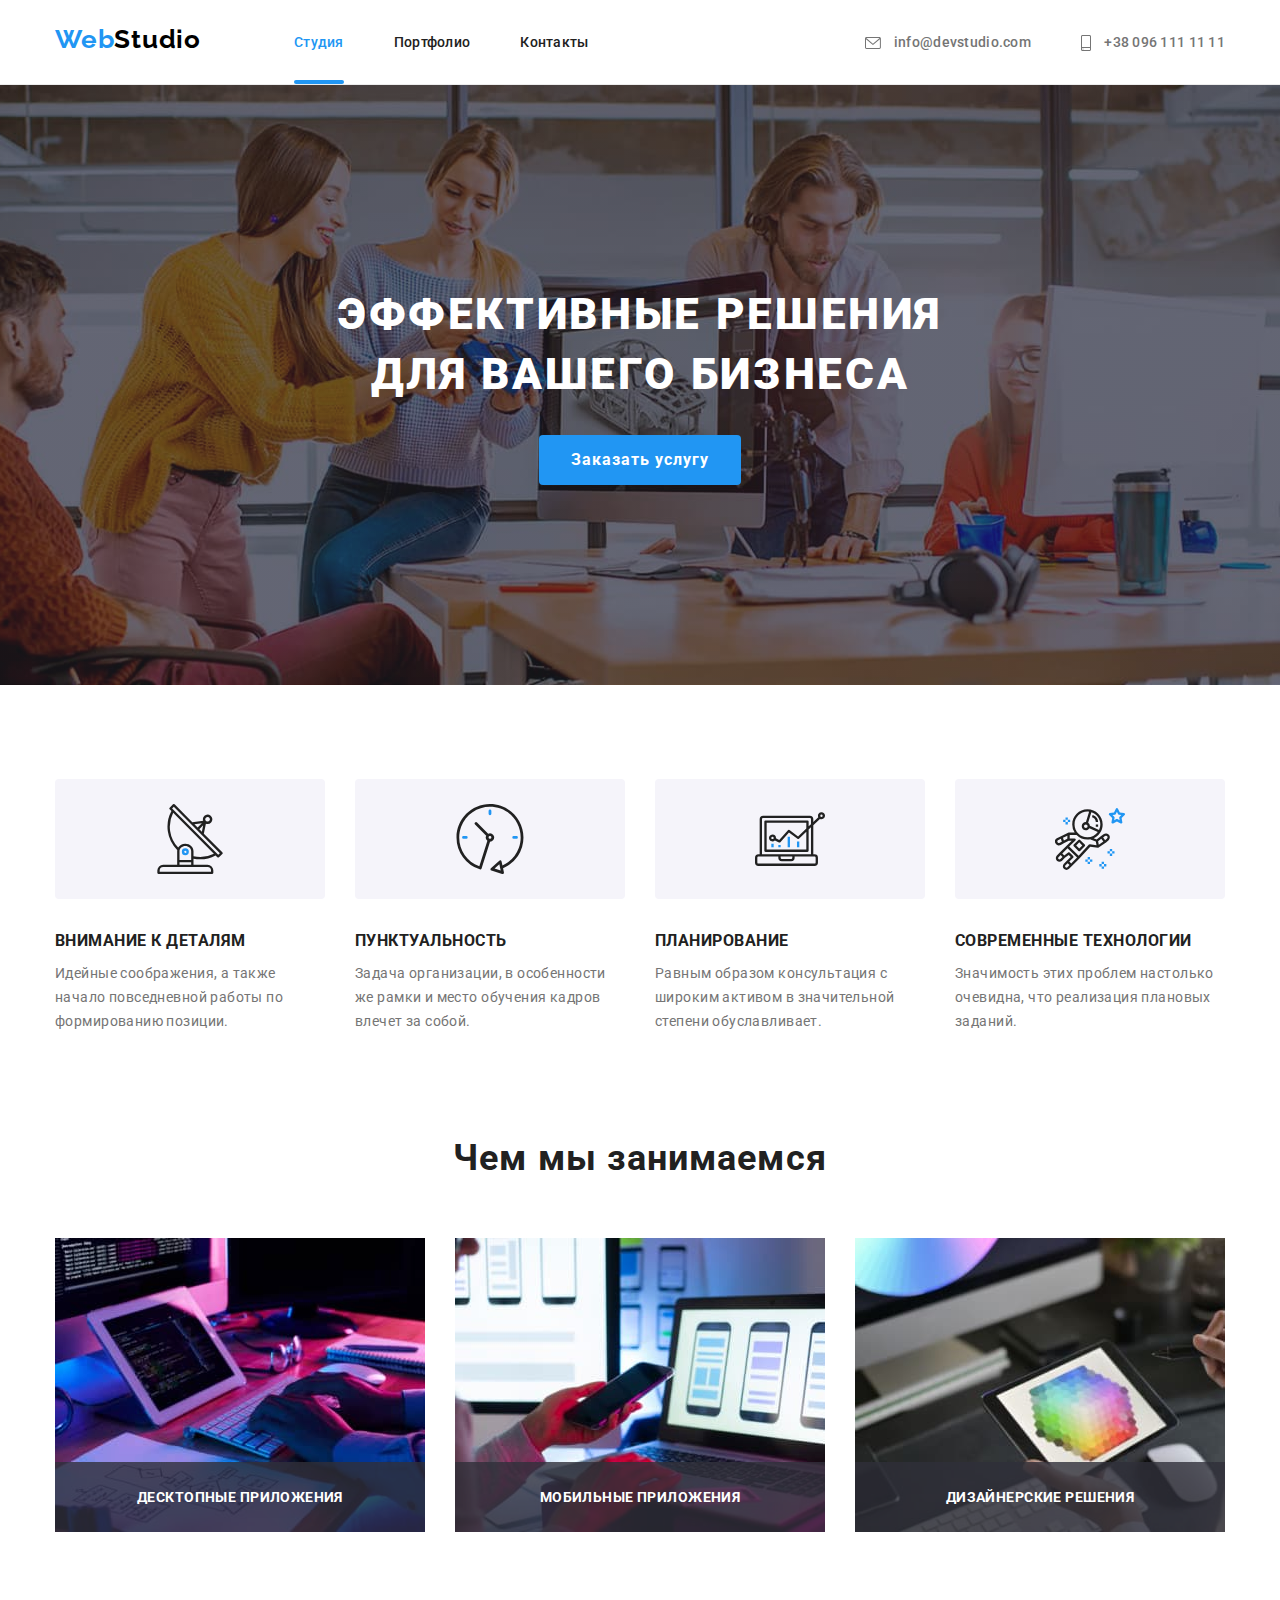
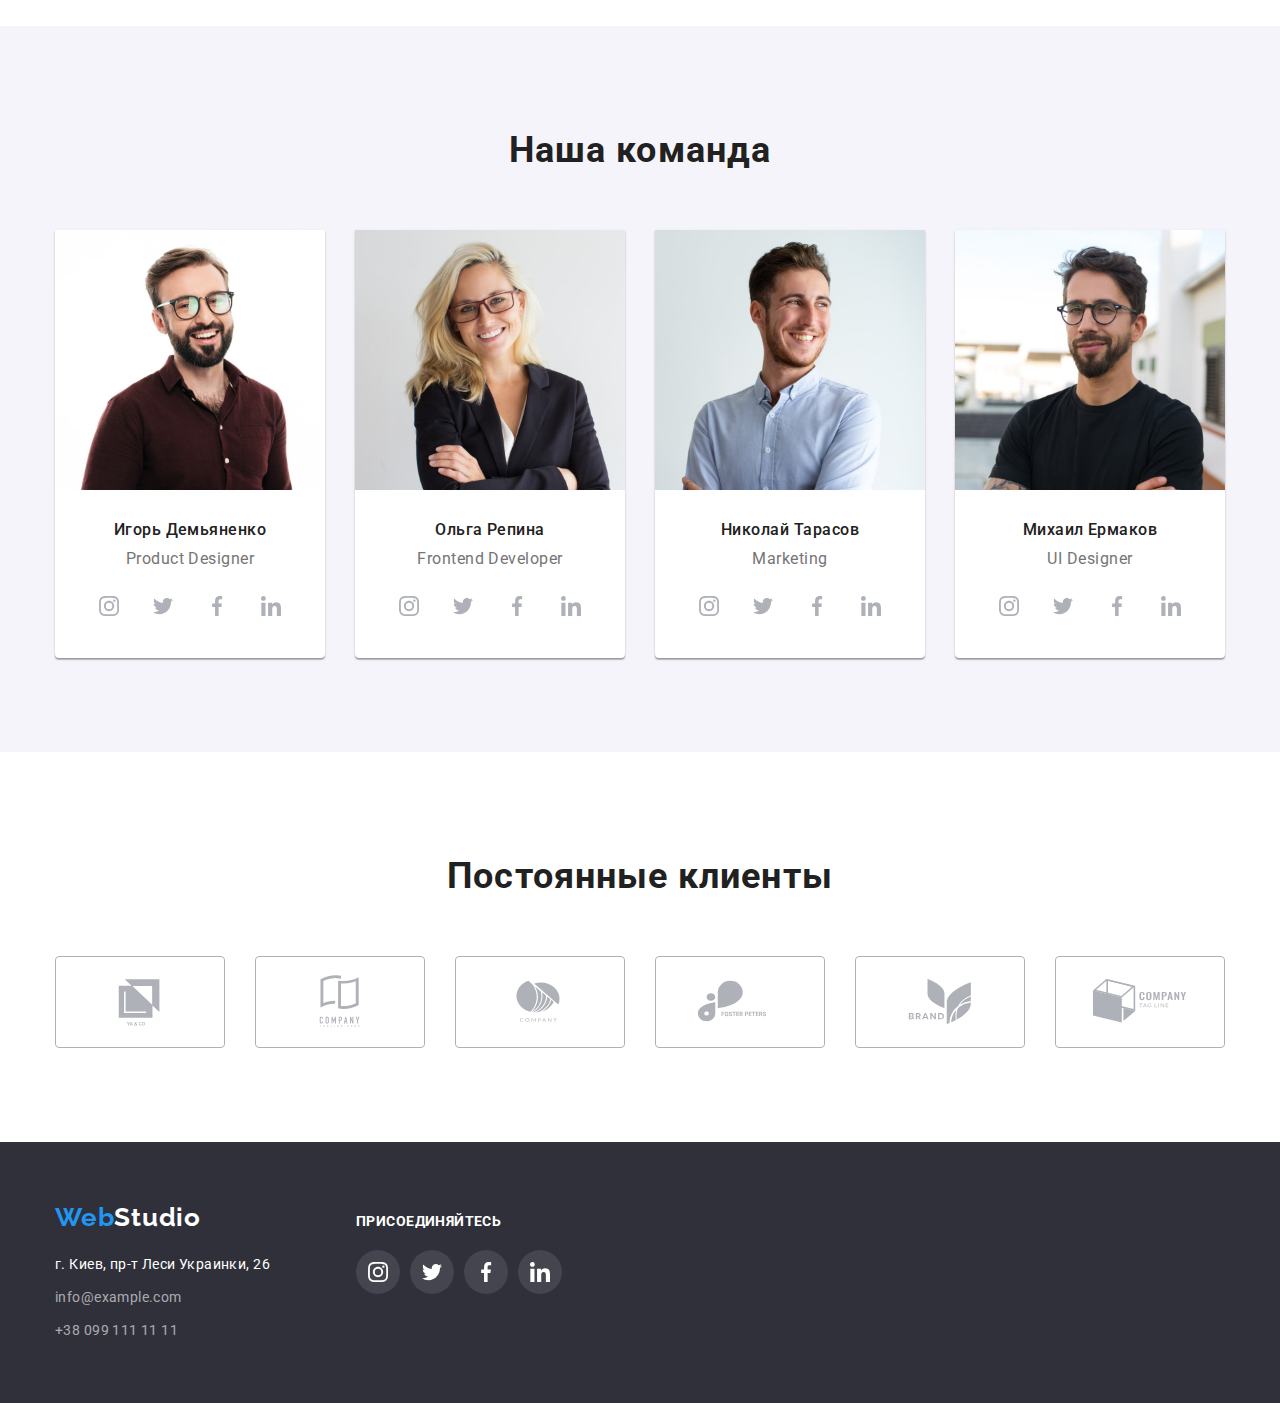
<file: index.html>
<!DOCTYPE html>
<html lang="ru">

<head>
    <meta charset="UTF-8">
    <meta http-equiv="X-UA-Compatible" content="IE=edge">
    <meta name="viewport" content="width=device-width, initial-scale=1.0">
    <title>Document</title>
    <link rel="preconnect" href="https://fonts.googleapis.com">
    <link rel="preconnect" href="https://fonts.gstatic.com" crossorigin>
    <link href="https://fonts.googleapis.com/css2?family=Raleway:wght@700&family=Roboto:wght@400;500;700;900&display=swap"
        rel="stylesheet">
    <link rel="stylesheet" href="https://cdnjs.cloudflare.com/ajax/libs/modern-normalize/1.1.0/modern-normalize.min.css">
    <link rel="stylesheet" href="./css/styles.css">
</head>

<body>
    <header class="header">
    <div class="container navigation">
        <nav>
            <a href="" class="logo">Web<span class="logopart1">Studio</span>
            </a>
            <ul class="nav">
                <li class="nav-item"><a href="" class="nav-link current">Студия</a></li>
                <li class="nav-item"><a href="./portfolio.html" class="nav-link">Портфолио</a></li>
                <li class="nav-item"><a href="" class="nav-link">Контакты</a></li>
        
            </ul>
        </nav>
        <ul class="header-contacts">
            <li class="header-contacts-item"><a href="mailto:info@devstudio.com"
                    class="header-contacts-link">
                    <svg class="header-icon mail" width="16" height="12">
                        <use href="./images/icons.svg#mail"></use>
                    </svg>
                    info@devstudio.com</a></li>
            <li class="header-contacts-item"><a href="tel:+380961111111" class="header-contacts-link">
                    <svg class="header-icon tel" width="10" height="16">
                        <use href="./images/icons.svg#tel"></use>
                    </svg>
                +38 096 111 11 11</a></li>
        </ul>
    </div>
        

    </header>
    <main>

        <section class="hero linear">
            <div class="container">
            <h1 class="hero-title">Эффективные решения для вашего бизнеса</h1>
            <button type="button" class="btn" data-modal-open>Заказать услугу</button>
            </div>
        </section>


        <section class="section">
            <div class="container">
                <h2 class="visually-hidden">Преимущества работы</h2>
                <ul class="list">
                    <li class="list-item">
                        <div class="benefits-container">
                        <svg class="benefits-icon">
                            <use href="./images/icons.svg#antenna"></use>
                        </svg>
                        </div>
                        <h3 class="section-title">Внимание к деталям</h3>
                        <p class="paragraph">Идейные соображения, а также начало повседневной работы по формированию позиции.</p>
                    </li>
                    <li class="list-item">
                        <div class="benefits-container">
                        <svg class="benefits-icon">
                            <use href="./images/icons.svg#clock"></use>
                        </svg>
                        </div>
                        <h3 class="section-title">Пунктуальность</h3>
                        <p class="paragraph">Задача организации, в особенности же рамки и место обучения кадров влечет за собой.</p>
                    </li>
                    <li class="list-item">
                        <div class="benefits-container">
                        <svg class="benefits-icon">
                            <use href="./images/icons.svg#diagram"></use>
                        </svg>
                        </div>
                        <h3 class="section-title">Планирование</h3>
                        <p class="paragraph">Равным образом консультация с широким активом в значительной степени обуславливает.</p>
                    </li>
                    <li class="list-item">
                        <div class="benefits-container">
                        <svg class="benefits-icon">
                            <use href="./images/icons.svg#astronaut"></use>
                        </svg>
                        </div>
                        <h3 class="section-title">Современные технологии</h3>
                        <p class="paragraph">Значимость этих проблем настолько очевидна, что реализация плановых заданий.</p>
                    </li>
                </ul>
            </div>
        </section>

        <section class="section work">
            <div class="container">
                <h2 class="work">Чем мы занимаемся</h2>
                <ul class="list">
                    <li class="list-work">
                        <div class="work-thumb">
                        <img src="./images/keyboard.jpg" alt="разработка планшетного приложения" width="370" height="294" />
                        <div class="work-element">
                            <h3 class="work-title">Десктопные приложения</h3>
                        </div>
                        </div>
                        
                    </li>
                    <li class="list-work">
                        <div class="work-thumb">
                        <img src="./images/notebook.jpg" alt="ноутбук" width="370" height="294" />
                        <div class="work-element">
                            <h3 class="work-title">Мобильные приложения</h3>
                        </div>
                        </div>
                    </li>
                    <li class="list-work">
                        <div class="work-thumb">
                        <img src="./images/art.jpg" alt="работа с палитрой" width="370" height="294" />
                        <div class="work-element">
                        <h3 class="work-title">Дизайнерские решения</h3>
                        </div>
                        </div>
                    </li>
                </ul>
            </div>
        </section>

        <section class="team section">
            <div class="container">
                <h2 class="team-title">Наша команда</h2>
                <ul class="list">
                    <li class="list-item team">
                        <img src="./images/menone.jpg" alt="первый работник" width="270" height="260">
                        <div class="team-container">
                        <h3 class="team-name">Игорь Демьяненко</h3>
                        <p lang="en" class="profession">Product Designer</p>
                        <ul class="team-list">
                            <li class="team-item">
                                <a href="" class="team-link">
                                <svg class="team-icon" width="20" height="20">
                                    <use href="./images/icons.svg#instagram"></use>
                                </svg>
                                </a>
                            </li>
                            <li class="team-item">
                                <a href="" class="team-link">
                                <svg class="team-icon" width="20" height="20">
                                    <use href="./images/icons.svg#twitter"></use>
                                </svg>
                                </a>
                            </li>
                            <li class="team-item">
                                <a href="" class="team-link">
                                <svg class="team-icon" width="20" height="20">
                                    <use href="./images/icons.svg#facebook"></use>
                                </svg>
                                </a>
                            </li>
                            <li class="team-item">
                                <a href="" class="team-link">
                                <svg class="team-icon" width="20" height="20">
                                    <use href="./images/icons.svg#linkedin"></use>
                                </svg>
                                </a>
                            </li>
                        </ul>
                        </div>
                    </li>
                    <li class="list-item team">
                        <img src="./images/women.jpg" alt="второй работник" width="270" height="260">
                        <div class="team-container">
                        <h3 class="team-name">Ольга Репина</h3>
                        <p lang="en" class="profession">Frontend Developer</p>
                        <ul class="team-list">
                            <li class="team-item">
                                <a href="" class="team-link">
                                    <svg class="team-icon" width="20" height="20">
                                        <use href="./images/icons.svg#instagram"></use>
                                    </svg>
                                </a>
                            </li>
                            <li class="team-item">
                                <a href="" class="team-link">
                                    <svg class="team-icon" width="20" height="20">
                                        <use href="./images/icons.svg#twitter"></use>
                                    </svg>
                                </a>
                            </li>
                            <li class="team-item">
                                <a href="" class="team-link">
                                    <svg class="team-icon" width="20" height="20">
                                        <use href="./images/icons.svg#facebook"></use>
                                    </svg>
                                </a>
                            </li>
                            <li class="team-item">
                                <a href="" class="team-link">
                                    <svg class="team-icon" width="20" height="20">
                                        <use href="./images/icons.svg#linkedin"></use>
                                    </svg>
                                </a>
                            </li>
                        </ul>
                        </div>
                    </li>
                    <li class="list-item team">
                        <img src="./images/mentwo.jpg" alt="третий работник" width="270" height="260">
                        <div class="team-container">
                        <h3 class="team-name">Николай Тарасов</h3>
                        <p lang="en" class="profession">Marketing</p>
                        <ul class="team-list">
                            <li class="team-item">
                                <a href="" class="team-link">
                                    <svg class="team-icon" width="20" height="20">
                                        <use href="./images/icons.svg#instagram"></use>
                                    </svg>
                                </a>
                            </li>
                            <li class="team-item">
                                <a href="" class="team-link">
                                    <svg class="team-icon" width="20" height="20">
                                        <use href="./images/icons.svg#twitter"></use>
                                    </svg>
                                </a>
                            </li>
                            <li class="team-item">
                                <a href="" class="team-link">
                                    <svg class="team-icon" width="20" height="20">
                                        <use href="./images/icons.svg#facebook"></use>
                                    </svg>
                                </a>
                            </li>
                            <li class="team-item">
                                <a href="" class="team-link">
                                    <svg class="team-icon" width="20" height="20">
                                        <use href="./images/icons.svg#linkedin"></use>
                                    </svg>
                                </a>
                            </li>
                        </ul>
                        </div>
                    </li>
                    <li class="list-item team">
                        <img src="./images/menthree.jpg" alt="четвертый работник" width="270" height="260">
                        <div class="team-container">
                        <h3 class="team-name">Михаил Ермаков</h3>
                        <p lang="en" class="profession">UI Designer</p>
                        <ul class="team-list">
                            <li class="team-item">
                                <a href="" class="team-link">
                                    <svg class="team-icon" width="20" height="20">
                                        <use href="./images/icons.svg#instagram"></use>
                                    </svg>
                                </a>
                            </li>
                            <li class="team-item">
                                <a href="" class="team-link">
                                    <svg class="team-icon" width="20" height="20">
                                        <use href="./images/icons.svg#twitter"></use>
                                    </svg>
                                </a>
                            </li>
                            <li class="team-item">
                                <a href="" class="team-link">
                                    <svg class="team-icon" width="20" height="20">
                                        <use href="./images/icons.svg#facebook"></use>
                                    </svg>
                                </a>
                            </li>
                            <li class="team-item">
                                <a href="" class="team-link">
                                    <svg class="team-icon" width="20" height="20">
                                        <use href="./images/icons.svg#linkedin"></use>
                                    </svg>
                                </a>
                            </li>
                        </ul>
                        </div>
                    </li>
                </ul>
            </div>
        </section>
        <section class="clients section">
            <div class="container">
                <h2 class="clients-title">Постоянные клиенты</h2>
                <ul class="clients-list">
                    <li class="clients-item">
                        <div class="clients-container">
                        <a href="" class="clients-link">
                            <svg class="clients-icon" width="106" height="60">
                                <use href="./images/icons.svg#logo"></use>
                            </svg>
                        </a>
                        </div>
                    </li>
                    <li class="clients-item">
                        <div class="clients-container">
                            <a href="" class="clients-link">
                                <svg class="clients-icon" width="106" height="60">
                                    <use href="./images/icons.svg#logo-1"></use>
                                </svg>
                            </a>
                        </div>
                    </li>
                    <li class="clients-item">
                        <div class="clients-container">
                            <a href="" class="clients-link">
                                <svg class="clients-icon" width="106" height="60">
                                    <use href="./images/icons.svg#logo-2"></use>
                                </svg>
                            </a>
                        </div>
                    </li>
                    <li class="clients-item">
                        <div class="clients-container">
                            <a href="" class="clients-link">
                                <svg class="clients-icon" width="106" height="60">
                                    <use href="./images/icons.svg#logo-3"></use>
                                </svg>
                            </a>
                        </div>
                    </li>
                    <li class="clients-item">
                        <div class="clients-container">
                            <a href="" class="clients-link">
                                <svg class="clients-icon" width="106" height="60">
                                    <use href="./images/icons.svg#logo-4"></use>
                                </svg>
                            </a>
                        </div>
                    </li>
                    <li class="clients-item">
                        <div class="clients-container">
                            <a href="" class="clients-link">
                                <svg class="clients-icon" width="106" height="60">
                                    <use href="./images/icons.svg#logo-5"></use>
                                </svg>
                            </a>
                        </div>
                    </li>
                </ul>
            </div>
        </section>
    </main>

    <footer class="footer">
        <div class="container footer-central">
            <div class="footer-adress">
            <a href="" class="logo-footer">Web<span class="logopart2">Studio</span>
            </a>
            <address>
                <p class="street-address">г. Киев, пр-т Леси Украинки, 26</p>
                <ul class="footer-contacts">
                    <li class="footer-contacts-item mail"><a href="mailto:info@example.com"
                            class="footer-contacts-link">info@example.com</a></li>
                    <li class="footer-contacts-item"><a href="tel:+380991111111" class="footer-contacts-link">+38 099 111 11 11</a>
                    </li>
                </ul>
            </address>
            </div>
        <div class="container footer-icon">
            <p class="go">Присоединяйтесь</p>
            <ul class="footer-icon-list">
                <li class="footer-icon-item">
                    <a href="" class="footer-icon-link">
                        <svg class="footer-icon" width="20" height="20">
                            <use href="./images/icons.svg#instagram"></use>
                        </svg>
                    </a>
                </li>
                <li class="footer-icon-item">
                    <a href="" class="footer-icon-link">
                        <svg class="footer-icon" width="20" height="20">
                            <use href="./images/icons.svg#twitter"></use>
                        </svg>
                    </a>
                </li>
                <li class="footer-icon-item">
                    <a href="" class="footer-icon-link">
                        <svg class="footer-icon" width="20" height="20">
                            <use href="./images/icons.svg#facebook"></use>
                        </svg>
                    </a>
                </li>
                <li class="footer-icon-item">
                    <a href="" class="footer-icon-link">
                        <svg class="footer-icon" width="20" height="20">
                            <use href="./images/icons.svg#linkedin"></use>
                        </svg>
                    </a>
                </li>
            </ul>
        </div>    
        </div>
    </footer>
    <div class="backdrop is-hidden" data-modal>
        <div class="modal">
            <button type="button" class="modal-close-btn" data-modal-close>
                <svg class="close-btn" width="30" height="30">
                    <use href="./images/icons.svg#close"></use>
                </svg>
            </button>
        </div>
    </div>
    <script src="./js/modal.js"></script>
</body>

</html>
</file>
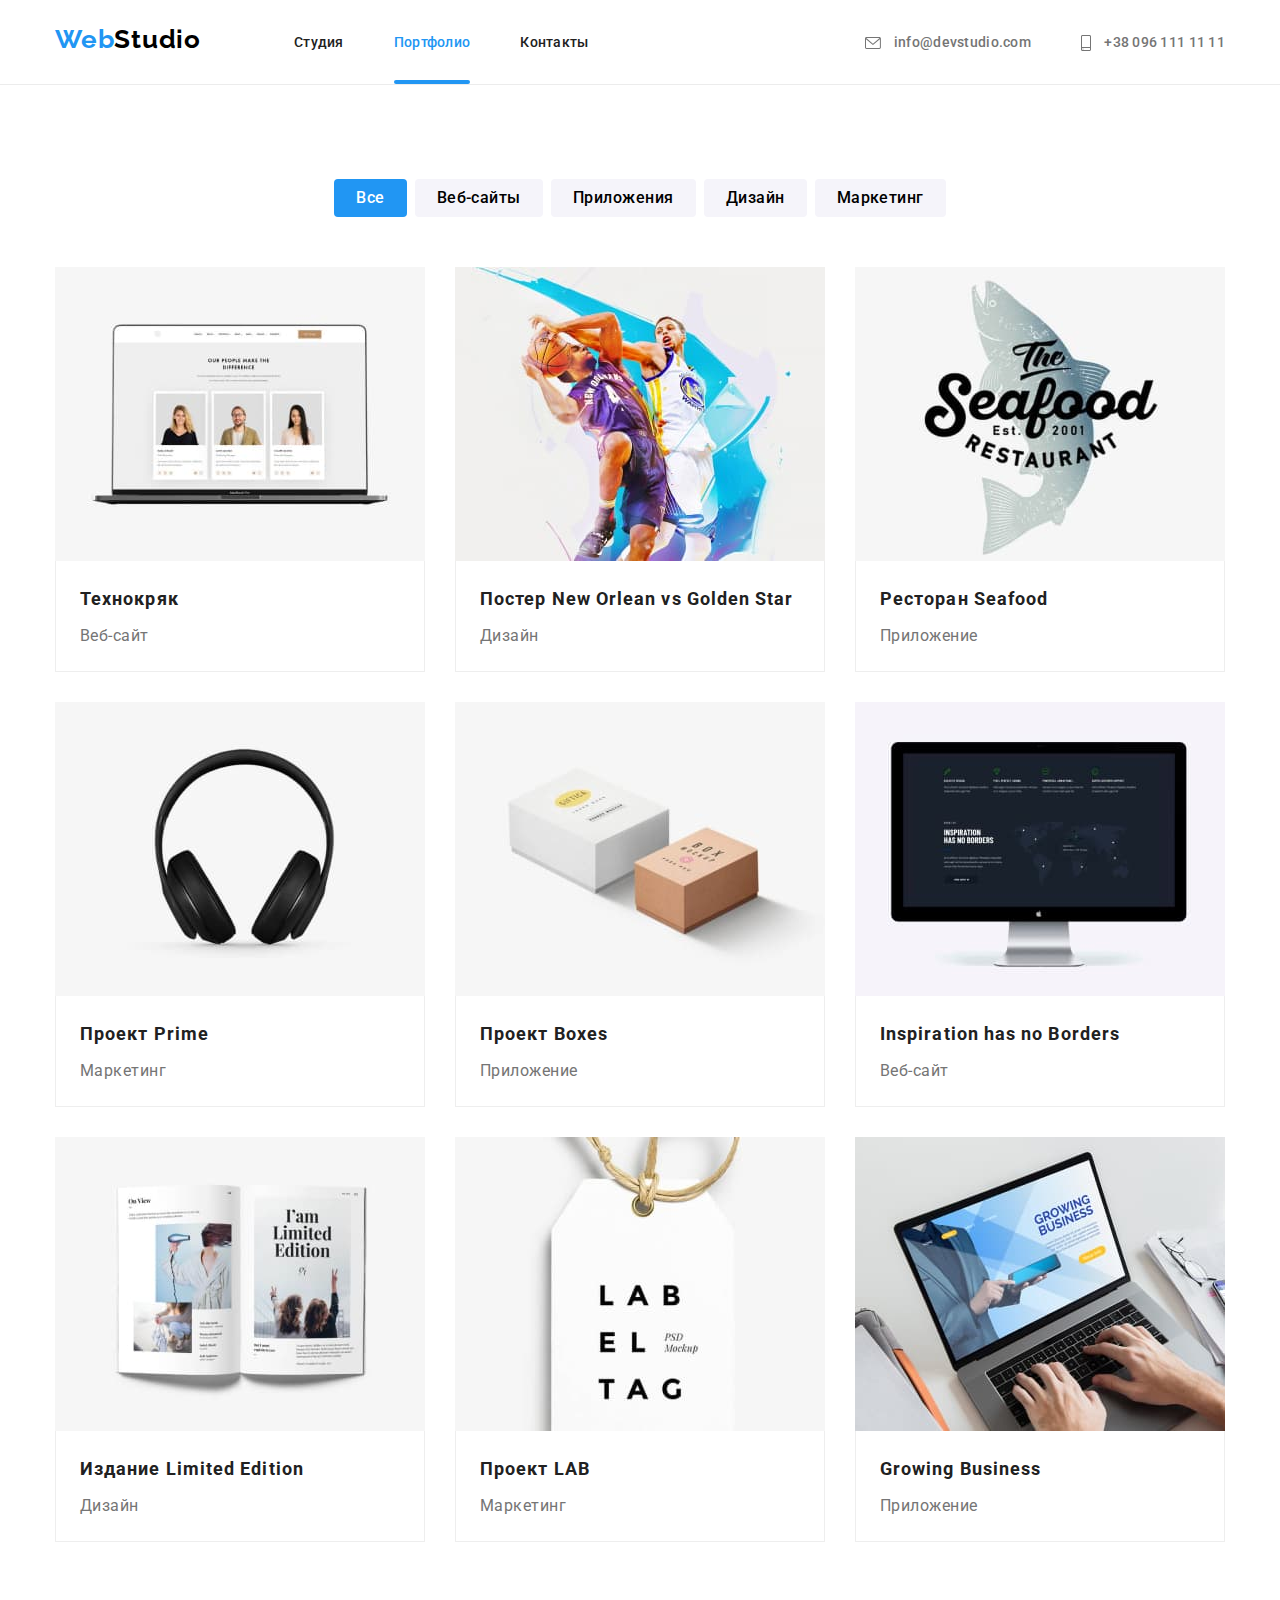
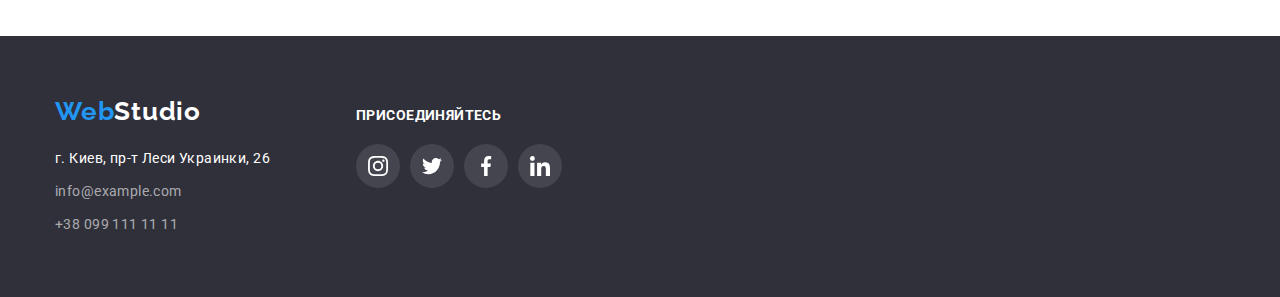
<file: portfolio.html>
<!DOCTYPE html>
<html lang="ru">

<head>
    <meta charset="UTF-8">
    <meta http-equiv="X-UA-Compatible" content="IE=edge">
    <meta name="viewport" content="width=device-width, initial-scale=1.0">
    <title>Document</title>
    <link rel="preconnect" href="https://fonts.googleapis.com">
    <link rel="preconnect" href="https://fonts.gstatic.com" crossorigin>
    <link href="https://fonts.googleapis.com/css2?family=Raleway:wght@700&family=Roboto:wght@400;500;700;900&display=swap"
        rel="stylesheet">
    <link rel="stylesheet" href="https://cdnjs.cloudflare.com/ajax/libs/modern-normalize/1.1.0/modern-normalize.min.css">
    <link rel="stylesheet" href="./css/styles.css">
</head>

<body>
    <header class="header">
        <div class="container navigation">
            <nav>
                <a href="" class="logo">Web<span class="logopart1">Studio</span>
                </a>
                <ul class="nav">
                    <li class="nav-item"><a href="./index.html" class="nav-link">Студия</a></li>
                    <li class="nav-item"><a href="./portfolio.html" class="nav-link current">Портфолио</a></li>
                    <li class="nav-item"><a href="" class="nav-link">Контакты</a></li>
                </ul>
            </nav>
            <ul class="header-contacts">
                <li class="header-contacts-item"><a href="mailto:info@devstudio.com"
                        class="header-contacts-link">
                        <svg class="header-icon mail" width="16" height="12">
                            <use href="./images/icons.svg#mail"></use>
                        </svg>
                        info@devstudio.com</a></li>
                <li class="header-contacts-item"><a href="tel:+380961111111" class="header-contacts-link">
                    <svg class="header-icon tel" width="10" height="16">
                        <use href="./images/icons.svg#tel"></use>
                    </svg>
                    +38 096 111 11 11</a></li>
            </ul>
        </div>

    </header>
    <main>
        
        <section class="portfolio">
            <div class="container">
                <h1 class="visually-hidden">Наши работы</h1>
                <ul class="portfolio-filter">
                    <li class="filter-item"><button type="button" class="portfolio-link current">Все</button></li>
                    <li class="filter-item"><button type="button" class="portfolio-link">Веб-сайты</button></li>
                    <li class="filter-item"><button type="button" class="portfolio-link">Приложения</button></li>
                    <li class="filter-item"><button type="button" class="portfolio-link">Дизайн</button></li>
                    <li class="filter-item"><button type="button" class="portfolio-link">Маркетинг</button></li>
                </ul>
                <ul class="portfolio-list">
                    <li class="portfolio-element">
                        <a href="" class="portfolio-element-link">
                            <div class="portfolio-thumb">
                            <img src="./images/img-1.jpg" alt="Изображение сайта на мониторе" width="370" height="294">
                            <p class="portfolio-text">Технокряк это современная площадка распространения коронавируса. Компании используют эту платформу для цифрового
                            шпионажа и атак на защищённые сервера конкурентов.</p>
                            </div>
                        <div class="portfolio-container">
                        <h2 class="portfolio-title">Технокряк</h2>
                        <p class="portfolio-item">Веб-сайт</p>
                        </div>
                        </a>
                    </li>
                    <li class="portfolio-element">
                        <a href="" class="portfolio-element-link">
                            <div class="portfolio-thumb">
                            <img src="./images/img-2.jpg" alt="Два баскетболиста" width="370" height="294">
                            <p class="portfolio-text">Технокряк это современная площадка распространения коронавируса. Компании используют эту
                            платформу для цифрового
                            шпионажа и атак на защищённые сервера конкурентов.</p>
                            </div>
                        <div class="portfolio-container">
                        <h2 class="portfolio-title">Постер <span lang="en">New Orlean vs Golden Star</span></h2>
                        <p class="portfolio-item">Дизайн</p>
                        </div>
                        </a>
                    </li>
                    <li class="portfolio-element">
                        <a href="" class="portfolio-element-link">
                            <div class="portfolio-thumb">
                            <img src="./images/img-3.jpg" alt="Логотип ресторана" width="370" height="294">
                            <p class="portfolio-text">Технокряк это современная площадка распространения коронавируса. Компании используют эту
                                платформу для цифрового
                                шпионажа и атак на защищённые сервера конкурентов.</p>
                            </div>
                        <div class="portfolio-container">
                        <h2 class="portfolio-title">Ресторан <span lang="en">Seafood</span></h2>
                        <p class="portfolio-item">Приложение</p>
                        </div>
                        </a>
                    </li>
                    <li class="portfolio-element">
                        <a href="" class="portfolio-element-link">
                            <div class="portfolio-thumb">
                            <img src="./images/img-4.jpg" alt="Наушники" width="370" height="294">
                            <p class="portfolio-text">Технокряк это современная площадка распространения коронавируса. Компании используют эту
                                платформу для цифрового
                                шпионажа и атак на защищённые сервера конкурентов.</p>
                            </div>
                        <div class="portfolio-container">
                        <h2 class="portfolio-title">Проект <span lang="en">Prime</span></h2>
                        <p class="portfolio-item">Маркетинг</p>
                        </div>
                        </a>
                    </li>
                    <li class="portfolio-element">
                        <a href="" class="portfolio-element-link">
                            <div class="portfolio-thumb">
                            <img src="./images/img-5.jpg" alt="Две коробки из картона" width="370" height="294">
                            <p class="portfolio-text">Технокряк это современная площадка распространения коронавируса. Компании используют эту
                                платформу для цифрового
                                шпионажа и атак на защищённые сервера конкурентов.</p>
                            </div>
                        <div class="portfolio-container">
                        <h2 class="portfolio-title">Проект <span lang="en">Boxes</span></h2>
                        <p class="portfolio-item">Приложение</p>
                        </div>
                        </a>
                    </li>
                    <li class="portfolio-element">
                        <a href="" class="portfolio-element-link">
                            <div class="portfolio-thumb">
                            <img src="./images/img-6.jpg" alt="Монитор компьютера" width="370" height="294">
                            <p class="portfolio-text">Технокряк это современная площадка распространения коронавируса. Компании используют эту
                                платформу для цифрового
                                шпионажа и атак на защищённые сервера конкурентов.</p>
                            </div>
                        <div class="portfolio-container">
                        <h2 lang="en" class="portfolio-title">Inspiration has no Borders</h2>
                        <p class="portfolio-item">Веб-сайт</p>
                        </div>
                        </a>
                    </li>
                    <li class="portfolio-element">
                        <a href="" class="portfolio-element-link">
                            <div class="portfolio-thumb">
                            <img src="./images/img-7.jpg" alt="Раскрытая книга" width="370" height="294">
                            <p class="portfolio-text">Технокряк это современная площадка распространения коронавируса. Компании используют эту
                                платформу для цифрового
                                шпионажа и атак на защищённые сервера конкурентов.</p>
                            </div>
                        <div class="portfolio-container">
                        <h2 class="portfolio-title">Издание <span lang="en">Limited Edition</span></h2>
                        <p class="portfolio-item">Дизайн</p>
                        </div>
                        </a>
                    </li>
                    <li class="portfolio-element">
                        <a href="" class="portfolio-element-link">
                            <div class="portfolio-thumb">
                            <img src="./images/img-8.jpg" alt="Ярлык для одежды" width="370" height="294">
                            <p class="portfolio-text">Технокряк это современная площадка распространения коронавируса. Компании используют эту
                                платформу для цифрового
                                шпионажа и атак на защищённые сервера конкурентов.</p>
                            </div>
                        <div class="portfolio-container">
                        <h2 class="portfolio-title">Проект <span lang="en">LAB</span></h2>
                        <p class="portfolio-item">Маркетинг</p>
                        </div>
                        </a>
                    </li>
                    <li class="portfolio-element">
                        <a href="" class="portfolio-element-link">
                            <div class="portfolio-thumb">
                            <img src="./images/img-9.jpg" alt="Создание приложения на ноутбуке" width="370" height="294">
                            <p class="portfolio-text">Технокряк это современная площадка распространения коронавируса. Компании используют эту
                                платформу для цифрового
                                шпионажа и атак на защищённые сервера конкурентов.</p>
                            </div>
                        <div class="portfolio-container">
                        <h2 lang="en" class="portfolio-title">Growing Business</h2>
                        <p class="portfolio-item">Приложение</p>
                        </div>
                        </a>
                    </li>
                </ul>
            </div>
        </section>
    </main>

    <footer class="footer">
        <div class="container footer-central">
            <div class="footer-adress">
                <a href="" class="logo-footer">Web<span class="logopart2">Studio</span>
                </a>
                <address>
                    <p class="street-address">г. Киев, пр-т Леси Украинки, 26</p>
                    <ul class="footer-contacts">
                        <li class="footer-contacts-item mail"><a href="mailto:info@example.com"
                                class="footer-contacts-link">info@example.com</a></li>
                        <li class="footer-contacts-item"><a href="tel:+380991111111" class="footer-contacts-link">+38 099
                                111 11 11</a>
                        </li>
                    </ul>
                </address>
            </div>
            <div class="container footer-icon">
                <p class="go">Присоединяйтесь</p>
                <ul class="footer-icon-list">
                    <li class="footer-icon-item">
                        <a href="" class="footer-icon-link">
                            <svg class="footer-icon" width="20" height="20">
                                <use href="./images/icons.svg#instagram"></use>
                            </svg>
                        </a>
                    </li>
                    <li class="footer-icon-item">
                        <a href="" class="footer-icon-link">
                            <svg class="footer-icon" width="20" height="20">
                                <use href="./images/icons.svg#twitter"></use>
                            </svg>
                        </a>
                    </li>
                    <li class="footer-icon-item">
                        <a href="" class="footer-icon-link">
                            <svg class="footer-icon" width="20" height="20">
                                <use href="./images/icons.svg#facebook"></use>
                            </svg>
                        </a>
                    </li>
                    <li class="footer-icon-item">
                        <a href="" class="footer-icon-link">
                            <svg class="footer-icon" width="20" height="20">
                                <use href="./images/icons.svg#linkedin"></use>
                            </svg>
                        </a>
                    </li>
                </ul>
            </div>
        </div>
    </footer>
</body>

</html>
</file>
<file: css/styles.css>
:root {
  --primary-text-color: #212121;
  --paragraph-text-color: #757575; /*цвет параграфов*/
  --title-text-color: #212121; /*цвет заголовков*/
  --accent-color: #2196f3; /*цвет акцентов*/
  --primary-light-color: #ffffff; /*цвет преимущественного*/
  --adress-text-color: rgba(255, 255, 255, 0.6); /*цвет текста в футере*/
  --logo-part1-color: #000000;
  --bgc-team-color: #f5f4fa;
  --icon-color: #afb1b8;
}

.container {
  width: 1200px;
  padding-right: 15px;
  padding-left: 15px;
  margin-right: auto;
  margin-left: auto;
}

/* Сайт Студия */

body {
  margin: 0;
  color: var(--primary-text-color);
  font-family: Roboto, sans-serif;
  font-size: 14px;
}

ul {
  list-style: none;
}

a {
  text-decoration: none;
}

img {
  display: block;
  max-width: 100%;
  height: auto;
}

/* Логотип */

.logo {
  color: var(--accent-color);
  font-family: Raleway, sans-serif;
  font-weight: 700;
  font-size: 26px;
  line-height: 1.19;
  letter-spacing: 0.03em;

  margin-right: 93px;
  padding-top: 24px;
  padding-bottom: 25px;
}

.logopart1 {
  color: var(--logo-part1-color);
  font-family: Raleway, sans-serif;
  font-weight: 700;
  font-size: 26px;
  line-height: 1.19;
  letter-spacing: 0.03em;
}

.logopart2 {
  color: var(--primary-light-color);
  font-family: Raleway, sans-serif;
  font-weight: 700;
  font-size: 26px;
  line-height: 1.19;
  letter-spacing: 0.03em;
}

/* site-nav*/

.nav,
.header-contacts,
.list,
.footer-contacts,
p {
  padding: 0;
  margin: 0;
}

nav,
.nav {
  display: flex;
}

.header {
  border-bottom: 1px solid #ececec;
}

.container.navigation {
  display: flex;
  align-items: center;
}

.nav .nav-item:not(:last-child) {
  margin-right: 50px;
}

.nav .nav-link {
  display: block;
  padding-top: 32px;
  padding-bottom: 32px;

  color: var(--title-text-color);
  font-weight: 500;
  line-height: 1.43;
  letter-spacing: 0.02em;

  transition-property: color;
  transition-duration: 250ms;
  transition-timing-function: cubic-bezier(0.4, 0, 0.2, 1);

  position: relative;
}

.nav .nav-link:hover,
.nav .nav-link:focus {
  color: var(--accent-color);
}

.nav .nav-link.current {
  color: var(--accent-color);
}

.nav-link.current::after {
  display: inline-block;
  position: absolute;
  content: "";
  width: 100%;
  height: 4px;
  border-radius: 2px;
  background-color: var(--accent-color);
  left: 0;
  bottom: 0;
}

.header-contacts {
  display: flex;
  margin-left: auto;
  align-items: center;
  justify-content: center;
}

.header-contacts-item:not(:last-child) {
  margin-right: 50px;
}

.header-icon.mail {
  margin-bottom: 0;
  fill: currentColor;
  vertical-align: middle;
  margin-right: 10px;
}

.header-icon.tel {
  fill: currentColor;
  vertical-align: middle;
  margin-right: 10px;
}

.header-icon:focus,
.header-icon:hover {
  fill: var(--accent-color);
}

.header-contacts-link {
  display: block;
  padding-top: 32px;
  padding-bottom: 32px;

  color: var(--paragraph-text-color);
  font-weight: 500;
  line-height: 1.43;
  letter-spacing: 0.02em;

  transition-property: color;
  transition-duration: 250ms;
  transition-timing-function: cubic-bezier(0.4, 0, 0.2, 1);
}

.header-contacts-link:hover,
.header-contacts-link:focus {
  color: var(--accent-color);
}

/*Hero*/

.hero {
  background-color: #2f303a;
  text-align: center;
  padding: 200px 0;
}

.linear {
  max-width: 1600px;
  background-image: linear-gradient(
      rgba(47, 48, 58, 0.4),
      rgba(47, 48, 58, 0.4)
    ),
    url(../images/background.jpg);
  background-repeat: no-repeat;
  background-position: center;
  background-size: auto;
  margin: 0 auto;
}

.hero-title {
  color: var(--primary-light-color);
  font-weight: 900;
  font-size: 44px;
  line-height: 1.36;

  margin-left: auto;
  margin-right: auto;
  width: 696px;

  text-align: center;
  letter-spacing: 0.06em;
  text-transform: uppercase;

  margin-top: 0;
  margin-bottom: 30px;
}

.btn {
  background-color: var(--accent-color);
  color: var(--primary-light-color);
  font-family: Roboto, sans-serif;
  font-weight: 700;
  font-size: 16px;
  line-height: 1.88;
  letter-spacing: 0.06em;

  cursor: pointer;

  border: none;
  border-radius: 4px;

  padding-top: 10px;
  padding-right: 32px;
  padding-bottom: 10px;
  padding-left: 32px;

  transition-property: color, background-color;
  transition-duration: 250ms;
  transition-timing-function: cubic-bezier(0.4, 0, 0.2, 1);
}

.btn:hover,
.btn:focus {
  background-color: #188ce8;
  color: var(--primary-light-color);
}

/*Section*/

.section {
  padding-top: 94px;
  padding-bottom: 94px;
}

.visually-hidden {
  position: absolute;
  white-space: nowrap;
  width: 1px;
  height: 1px;
  overflow: hidden;
  border: 0;
  padding: 0;
  clip: rect(0 0 0 0);
  clip-path: inset(50%);
  margin: -1px;
}

.list {
  display: flex;
}

.work-thumb {
  position: relative;
}

.work-element {
  display: flex;
  align-items: center;
  justify-content: center;
  position: absolute;
  width: 370px;
  height: 70px;
  bottom: 0;
  background-color: rgba(47, 48, 58, 0.8);
}

.work-title {
  font-weight: 700;
  font-size: 14px;
  line-height: 1.43;
  letter-spacing: 0.03em;
  text-transform: uppercase;
  margin-top: 0;
  margin-bottom: 0;
  color: var(--primary-light-color);
}

.list-work {
  width: 370px;
  margin-right: 30px;
}

.benefits-container {
  width: 270px;
  height: 120px;
  box-sizing: border-box;
  background-color: var(--bgc-team-color);
  border-radius: 4px;
  margin-bottom: 30px;
  display: flex;
  align-items: center;
  justify-content: center;
}

.benefits-icon {
  width: 70px;
  height: 70px;
  background-color: var(--bgc-team-color);
}

.section-title {
  font-weight: 700;
  line-height: 1.43;
  letter-spacing: 0.03em;
  text-transform: uppercase;

  margin-top: 0;
  margin-bottom: 10px;
}

.section .paragraph {
  color: var(--paragraph-text-color);
  font-weight: 400;
  line-height: 1.71;
  letter-spacing: 0.03em;
}

.section.work {
  padding-top: 0;
  margin-bottom: 0;
}

.list-work:nth-child(3n) {
  margin-right: 0;
}

.work,
.team-title,
.clients-title {
  margin-top: 0;
  margin-bottom: 50px;

  font-weight: 700;
  font-size: 36px;
  line-height: 1.67;
  text-align: center;
  letter-spacing: 0.03em;
}

.team {
  background-color: var(--bgc-team-color);
}

.team-container {
  box-sizing: border-box;
  padding: 30px 32px;
  text-align: center;

  border-radius: 0px 0px 4px 4px;
}

.list .list-item {
  background-color: var(--primary-light-color);
  width: 270px;
  margin-right: 30px;
}

.list-item.team {
  box-shadow: 0px 1px 3px rgba(0, 0, 0, 0.12), 0px 1px 1px rgba(0, 0, 0, 0.14),
    0px 2px 1px rgba(0, 0, 0, 0.2);
  border-radius: 0px 0px 4px 4px;
}

.list-item:nth-child(4n) {
  margin-right: 0;
}

.team-name {
  margin-top: 0;
  margin-bottom: 10px;

  font-weight: 500;
  font-size: 16px;
  line-height: 1.19;
  letter-spacing: 0.03em;
}

.profession {
  color: var(--paragraph-text-color);
  font-weight: 400;
  font-size: 16px;
  line-height: 1.19;
  letter-spacing: 0.03em;
  margin-bottom: 16px;
}

/* --Icon-- */

.team-list {
  display: flex;
  justify-content: center;
  padding-left: 0;
}

.team-item + .team-item {
  margin-left: 10px;
}

.team-link {
  width: 44px;
  height: 44px;
  border-radius: 50px;
  background-color: var(--primary-light-color);
  display: flex;
  align-items: center;
  justify-content: center;
  color: var(--icon-color);

  transition-property: color, background-color;
  transition-duration: 250ms;
  transition-timing-function: cubic-bezier(0.4, 0, 0.2, 1);
}

.team-link:hover,
.team-link:focus {
  background-color: var(--accent-color);
  color: var(--primary-light-color);
}

.team-icon {
  fill: currentColor;
}

/* Clients */

.clients-link {
  display: flex;
  width: 170px;
  height: 92px;
  justify-content: center;
  align-items: center;
  color: var(--icon-color);
  border-radius: 4px;
  border: 1px solid var(--icon-color);

  transition-property: color, border-color;
  transition-duration: 250ms;
  transition-timing-function: cubic-bezier(0.4, 0, 0.2, 1);
}

.clients-link:hover,
.clients-link:focus {
  color: var(--accent-color);
  border-color: var(--accent-color);
}

.clients-list {
  display: flex;
  padding-left: 0;
  margin: 0;
}

.clients-item + .clients-item {
  margin-left: 30px;
}

.clients-icon {
  fill: currentColor;
}

/*Footer*/

.footer {
  background-color: #2f303a;

  padding-top: 60px;
  padding-bottom: 60px;
}

.logo-footer {
  color: var(--accent-color);
  font-family: Raleway, sans-serif;
  font-weight: 700;
  font-size: 26px;
  line-height: 1.19;
  letter-spacing: 0.03em;

  display: block;
  margin-bottom: 20px;
  margin-right: 0;
}

.street-address {
  color: var(--primary-light-color);
  font-style: normal;
  font-weight: 400;
  line-height: 1.71;
  letter-spacing: 0.03em;

  margin-bottom: 9px;
}

.footer-contacts-link {
  color: rgba(255, 255, 255, 0.6);
  font-style: normal;
  font-weight: 400;
  line-height: 1.71;
  letter-spacing: 0.03em;

  transition-property: color;
  transition-duration: 250ms;
  transition-timing-function: cubic-bezier(0.4, 0, 0.2, 1);
}

.mail {
  margin-bottom: 9px;
}

.footer-contacts-link:hover,
.footer-contacts-link:focus {
  color: var(--accent-color);
}

/* --Icon footer-- */

.footer-central {
  display: flex;
  align-items: baseline;
}

.footer-adress {
  min-width: 231px;
  margin-right: 70px;
}

.container .footer-icon {
  display: flex;
  flex-wrap: wrap;
  width: 206px;
  justify-content: flex-start;
  padding: 0;
  margin: 0;
}

.go {
  color: var(--primary-light-color);
  font-style: normal;
  font-weight: 700;
  font-size: 14px;
  line-height: 1.14;
  letter-spacing: 0.03em;
  text-transform: uppercase;

  margin-bottom: 20px;
}

.footer-icon-list {
  display: flex;
  padding: 0;
  margin: 0;
}

.footer-icon-item + .footer-icon-item {
  margin-left: 10px;
}

.footer-icon-link {
  display: flex;
  width: 44px;
  height: 44px;
  border-radius: 50px;
  background-color: rgba(255, 255, 255, 0.1);
  fill: var(--primary-light-color);
  align-items: center;
  justify-content: center;

  transition-property: background-color;
  transition-duration: 250ms;
  transition-timing-function: cubic-bezier(0.4, 0, 0.2, 1);
}

.footer-icon-link:hover,
.footer-icon-link:focus {
  background-color: var(--accent-color);
}

/* Сайт Портфолио */

.portfolio {
  padding-top: 94px;
  padding-bottom: 94px;
}

.portfolio-filter {
  display: flex;
  padding-left: 0;
  margin-top: 0;
  margin-bottom: 50px;
  margin-left: auto;
  margin-right: auto;
  justify-content: center;
}

.portfolio-link {
  padding-top: 6px;
  padding-bottom: 6px;
  padding-left: 22px;
  padding-right: 22px;
}

.portfolio-filter .filter-item + .filter-item {
  margin-left: 8px;
}

.filter-item:hover,
.filter-item:focus {
  box-shadow: 0px 3px 1px rgba(0, 0, 0, 0.1), 0px 1px 2px rgba(0, 0, 0, 0.08),
    0px 2px 2px rgba(0, 0, 0, 0.12);
  border-radius: 4px;
}

.portfolio-link {
  cursor: pointer;

  background-color: var(--bgc-team-color);
  font-family: Roboto, sans-serif;
  font-style: normal;
  font-weight: 500;
  font-size: 16px;
  line-height: 1.63;
  text-align: center;
  letter-spacing: 0.03em;

  border: none;
  border-radius: 4px;

  transition-property: box-shadow, color, background-color;
  transition-duration: 250ms;
  transition-timing-function: cubic-bezier(0.4, 0, 0.2, 1);
}

.portfolio-link:hover,
.portfolio-link:focus {
  background-color: var(--accent-color);
  color: var(--primary-light-color);
  box-shadow: 0px 3px 1px rgba(0, 0, 0, 0.1), 0px 1px 2px rgba(0, 0, 0, 0.08),
    0px 2px 2px rgba(0, 0, 0, 0.12);
  border-radius: 4px;
}

.portfolio-link.current {
  color: var(--primary-light-color);
  background-color: var(--accent-color);
}

.portfolio-thumb {
  position: relative;
  opacity: 1;
  overflow: hidden;
}

.portfolio-thumb:hover::before {
  opacity: 1;
}

.portfolio-thumb::before {
  display: inline-block;
  content: "";
  position: absolute;
  width: 100%;
  height: 100%;
  opacity: 0;
}

.portfolio-text {
  position: absolute;
  top: 0;
  left: 0;
  width: 100%;
  height: 100%;
  padding: 63px 24px;

  font-size: 18px;
  line-height: 1.56;
  letter-spacing: 0.03em;
  color: var(--primary-light-color);
  background-color: rgba(33, 150, 243, 0.9);

  transform: translateY(101%);

  transition-duration: 250ms;
  transition-timing-function: cubic-bezier(0.4, 0, 0.2, 1);
}

.portfolio-title {
  font-weight: 700;
  font-size: 18px;
  line-height: 2;
  letter-spacing: 0.06em;
  margin-top: 0;
  margin-bottom: 4px;

  color: var(--primary-text-color);
}

.portfolio-list {
  display: flex;
  flex-wrap: wrap;
  padding-left: 0;
  margin-top: 0;
  margin-bottom: 0;
}

.portfolio-item {
  color: var(--paragraph-text-color);
  font-weight: 400;
  font-size: 16px;
  line-height: 1.87;
  letter-spacing: 0.03em;
}

.portfolio-container {
  box-sizing: border-box;
  padding-top: 20px;
  padding-right: 24px;
  padding-bottom: 20px;
  padding-left: 24px;

  border-right: 1px solid #eeeeee;
  border-bottom: 1px solid #eeeeee;
  border-left: 1px solid #eeeeee;
}

.portfolio-element {
  width: calc((100% - 60px) / 3);
  margin-right: 30px;
  margin-bottom: 30px;
  background-color: var(--primary-light-color);

  transition-property: box-shadow;
  transition-duration: 250ms;
  transition-timing-function: cubic-bezier(0.4, 0, 0.2, 1);
}

.portfolio-element:hover,
.portfolio-element:focus,
.portfolio-element-link:hover,
.portfolio-element-link:focus {
  box-shadow: 0px 1px 1px rgba(0, 0, 0, 0.12), 0px 4px 4px rgba(0, 0, 0, 0.06),
    1px 4px 6px rgba(0, 0, 0, 0.16);
}

.portfolio-element-link:hover .portfolio-text,
.portfolio-element-link:focus .portfolio-text {
  transform: translateY(0);
}

.portfolio-element:nth-child(3n) {
  margin-right: 0;
}

.portfolio-element:nth-last-child(-n + 3) {
  margin-bottom: 0;
}

.portfolio-element-link {
  display: block;
}

.backdrop {
  width: 100vw;
  height: 100vh;
  background-color: rgba(0, 0, 0, 0.2);
  position: fixed;
  top: 0;
  transition: opacity 250ms, visibility 250ms;
}

.is-hidden {
  opacity: 0;
  pointer-events: 0;
  visibility: hidden;
}

.modal {
  width: 528px;
  min-height: 581px;
  background-color: var(--primary-light-color);
  border-radius: 4px;
  position: absolute;
  top: 50%;
  left: 50%;
  transform: translate(-50%, -50%);

  transition: transform 500ms;
}

.modal-close-btn {
  display: flex;
  width: 30px;
  height: 30px;
  border-radius: 50%;
  border: 1px solid rgba(0, 0, 0, 0.1);
  background-color: transparent;
  position: absolute;
  top: 8px;
  right: 8px;
  align-items: center;
}

.backdrop.is-hidden .modal {
  transform: rotate(-300deg) scale(0.5);
}
</file>
